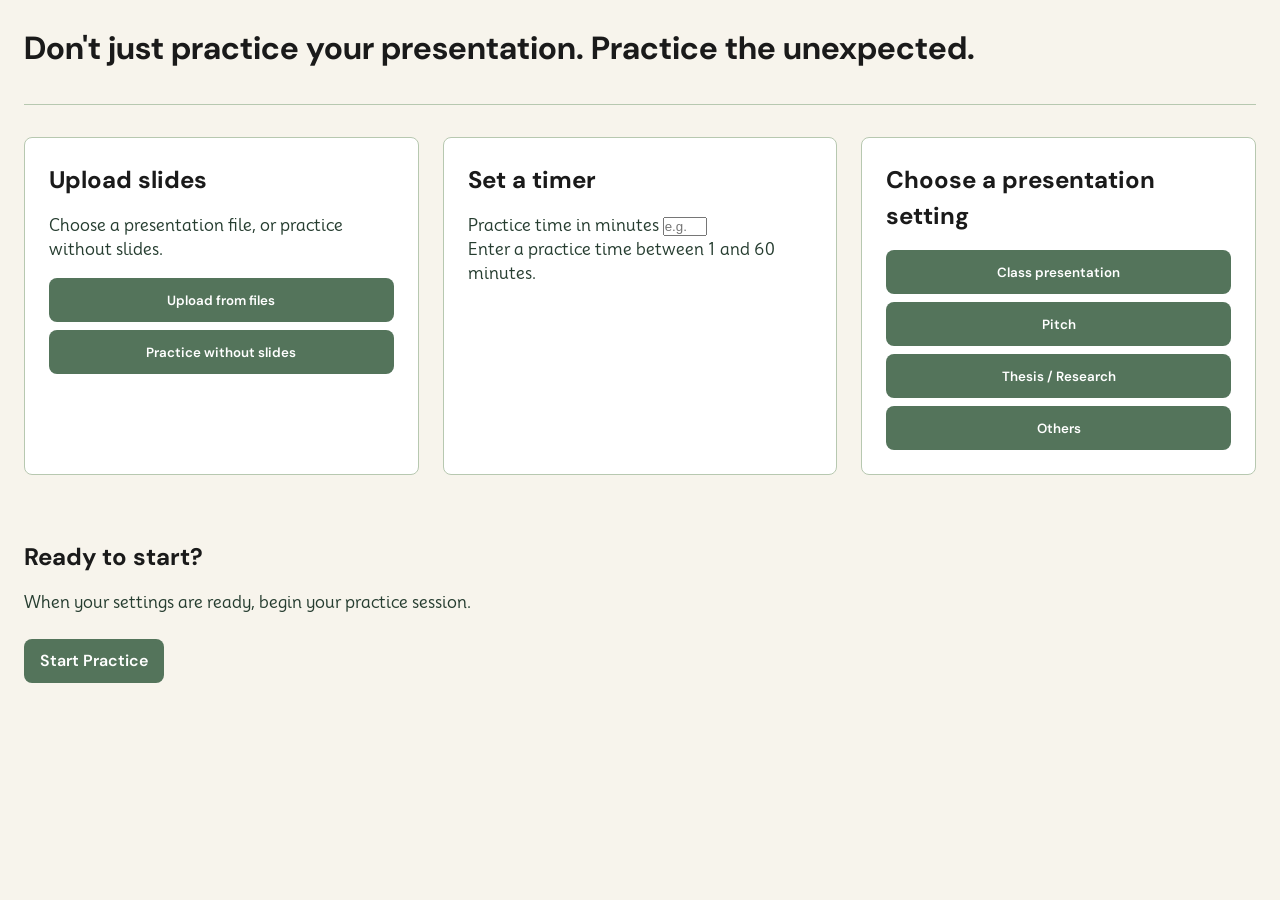
<file: index.html>
<!doctype html>
<html lang="en">
  <head>
    <meta charset="UTF-8" />
    <meta name="viewport" content="width=device-width, initial-scale=1.0" />
    <title>My Project</title>
    <link rel="stylesheet" href="style.css" />
  </head>
  <body>
    <!--PAGE HEADER-->
    <header>
      <h1>Don't just practice your presentation. Practice the unexpected.</h1>
    </header>

    <!-- MAIN CONTENT -->
    <main>
      <!-- 3-Column Desktop Grid Wrapper -->
      <div class="setup-grid">
        <section id="setup" class="setup-card">
          <h2>Upload slides</h2>
          <p>Choose a presentation file, or practice without slides.</p>
          <button type="button">Upload from files</button>
          <button type="button">Practice without slides</button>
        </section>

        <section class="setup-card">
          <h2>Set a timer</h2>
          <label for="practice-time">Practice time in minutes</label>
          <input
            id="practice-time"
            name="practice-time"
            type="number"
            min="1"
            max="60"
            placeholder="e.g. 15"
          />
          <p id="timer-status" class="message" role="status"></p>
        </section>

        <section class="setup-card">
          <h2>Choose a presentation setting</h2>
          <button type="button">Class presentation</button>
          <button type="button">Pitch</button>
          <button type="button">Thesis / Research</button>
          <button type="button">Others</button>
        </section>
      </div>

      <!-- START PRACTICE SECTION -->
      <section>
        <h2>Ready to start?</h2>
        <p>When your settings are ready, begin your practice session.</p>
        <a href="practice.html" class="btn">Start Practice</a>
      </section>
    </main>

    <script src="script.js"></script>
  </body>
</html>
</file>
<file: style.css>
/* LAYOUT PLAN
   - 2D CSS Grid Components:
     - main (Page Shell): Page-level grid with gap: var(--space-32) for consistent spacing between vertical sections.
     - .setup-grid (index.html): 3-column grid (repeat(3, 1fr)) for side-by-side setup cards.
     - .practice-grid (practice.html): 2-column grid (3fr 2fr) for slide view and setting/challenge controls.
     - .next-steps-grid (report.html): 2-column grid (repeat(2, 1fr)) for report action buttons.
   - 1D Flexbox Components (Left alone from CSS Grid):
     - header: Flexbox (display: flex; justify-content: space-between) for 1D horizontal alignment of title & timer.
     - button, a.btn: Inline-flex (display: inline-flex) for internal content alignment.
     - .setup-card button: Flexbox (display: flex) to stack buttons vertically inside cards.
 */
@import url('https://fonts.googleapis.com/css2?family=DM+Sans:ital,opsz,wght@0,9..40,100..1000;1,9..40,100..1000&family=Mooli&display=swap');

/* Base Page Setup & 8px Spacing Grid */
:root {
  /* Spacing Grid (Multiples of 8px) */
  --space-8: 8px;
  --space-16: 16px;
  --space-24: 24px;
  --space-32: 32px;
  --space-48: 48px;

  /* Design Tokens */
  --bg-beige: #F7F4EC;
  --primary-green: #B7C8B0;
  --accent-sage: #54745B;
  --text-dark: #263D30;
  --text-black: #1A1A1A;
}

* {
  box-sizing: border-box;
  margin: 0;
  padding: 0;
}

body {
  font-family: 'Mooli', sans-serif;
  background-color: var(--bg-beige);
  color: var(--text-dark);
  line-height: 1.5;
  padding: var(--space-24);
}

h1, h2, h3, h4 {
  font-family: 'DM Sans', sans-serif;
  color: var(--text-black);
  margin-bottom: var(--space-16);
}

p {
  max-width: 65ch;
  margin-bottom: var(--space-16);
}

/* Page Header (1D Component using Flexbox) */
header {
  display: flex;
  justify-content: space-between;
  align-items: center;
  padding-bottom: var(--space-16);
  margin-bottom: var(--space-32);
  border-bottom: 1px solid var(--primary-green);
}

/* Page Shell Container */
/* Page Shell Container (Converted to CSS Grid) */
main {
  max-width: 1440px;
  margin: 0 auto;
  display: grid;
  gap: var(--space-32); /* Consistent spacing between top-level sections */
}

/* DESKTOP GRID RULES (Default / Desktop Frame)*/

/* setup-grid: 3 equal columns — places upload, timer, and setting cards side-by-side on desktop */
.setup-grid {
  display: grid;
  grid-template-columns: repeat(3, 1fr);
  gap: var(--space-24);
  margin-bottom: var(--space-32);
}

.setup-card {
  background-color: #FFFFFF;
  border: 1px solid var(--primary-green);
  border-radius: var(--space-8);
  padding: var(--space-24);
}

/* practice-grid: 2 columns — slide content on left (3fr), visual setting/challenge on right (2fr) */
.practice-grid {
  display: grid;
  grid-template-columns: 3fr 2fr;
  gap: var(--space-24);
  align-items: start;
  margin-bottom: var(--space-32);
}

.practice-card {
  background-color: #FFFFFF;
  border: 1px solid var(--primary-green);
  border-radius: var(--space-8);
  padding: var(--space-24);
  min-height: 240px;
}

/* next-steps-grid: 2 equal columns — positions action buttons side-by-side on desktop */
.next-steps-grid {
  display: grid;
  grid-template-columns: repeat(2, 1fr);
  gap: var(--space-16);
  max-width: 400px;
}

/* Buttons and Links */
button, a.btn {
  display: inline-flex;
  align-items: center;
  justify-content: center;
  min-height: 44px; /* Minimum tap target height */
  padding: var(--space-8) var(--space-16);
  margin-top: var(--space-8);
  background-color: var(--accent-sage);
  color: #FFFFFF;
  border: none;
  border-radius: var(--space-8);
  font-family: 'DM Sans', sans-serif;
  font-weight: 600;
  text-decoration: none;
  cursor: pointer;
}

/* MOBILE MEDIA QUERY (Screen widths 700px or narrower)*/
@media (max-width: 700px) {
  /* Header stacks title and timer vertically */
  header {
    flex-direction: column;
    align-items: flex-start;
    gap: var(--space-8);
  }

  /* index.html setup cards stack into a single column */
  .setup-grid {
    grid-template-columns: 1fr;
  }

  /* practice and challenge screens collapse to single column */
  .practice-grid {
    grid-template-columns: 1fr;
  }

  /* report action buttons stack vertically */
  .next-steps-grid {
    grid-template-columns: 1fr;
  }
}
/* Stack buttons vertically inside setup cards */
.setup-card button {
  display: flex;
  width: 100%;
  margin-top: var(--space-8); /* 8px spacing between stacked buttons */
}
</file>
